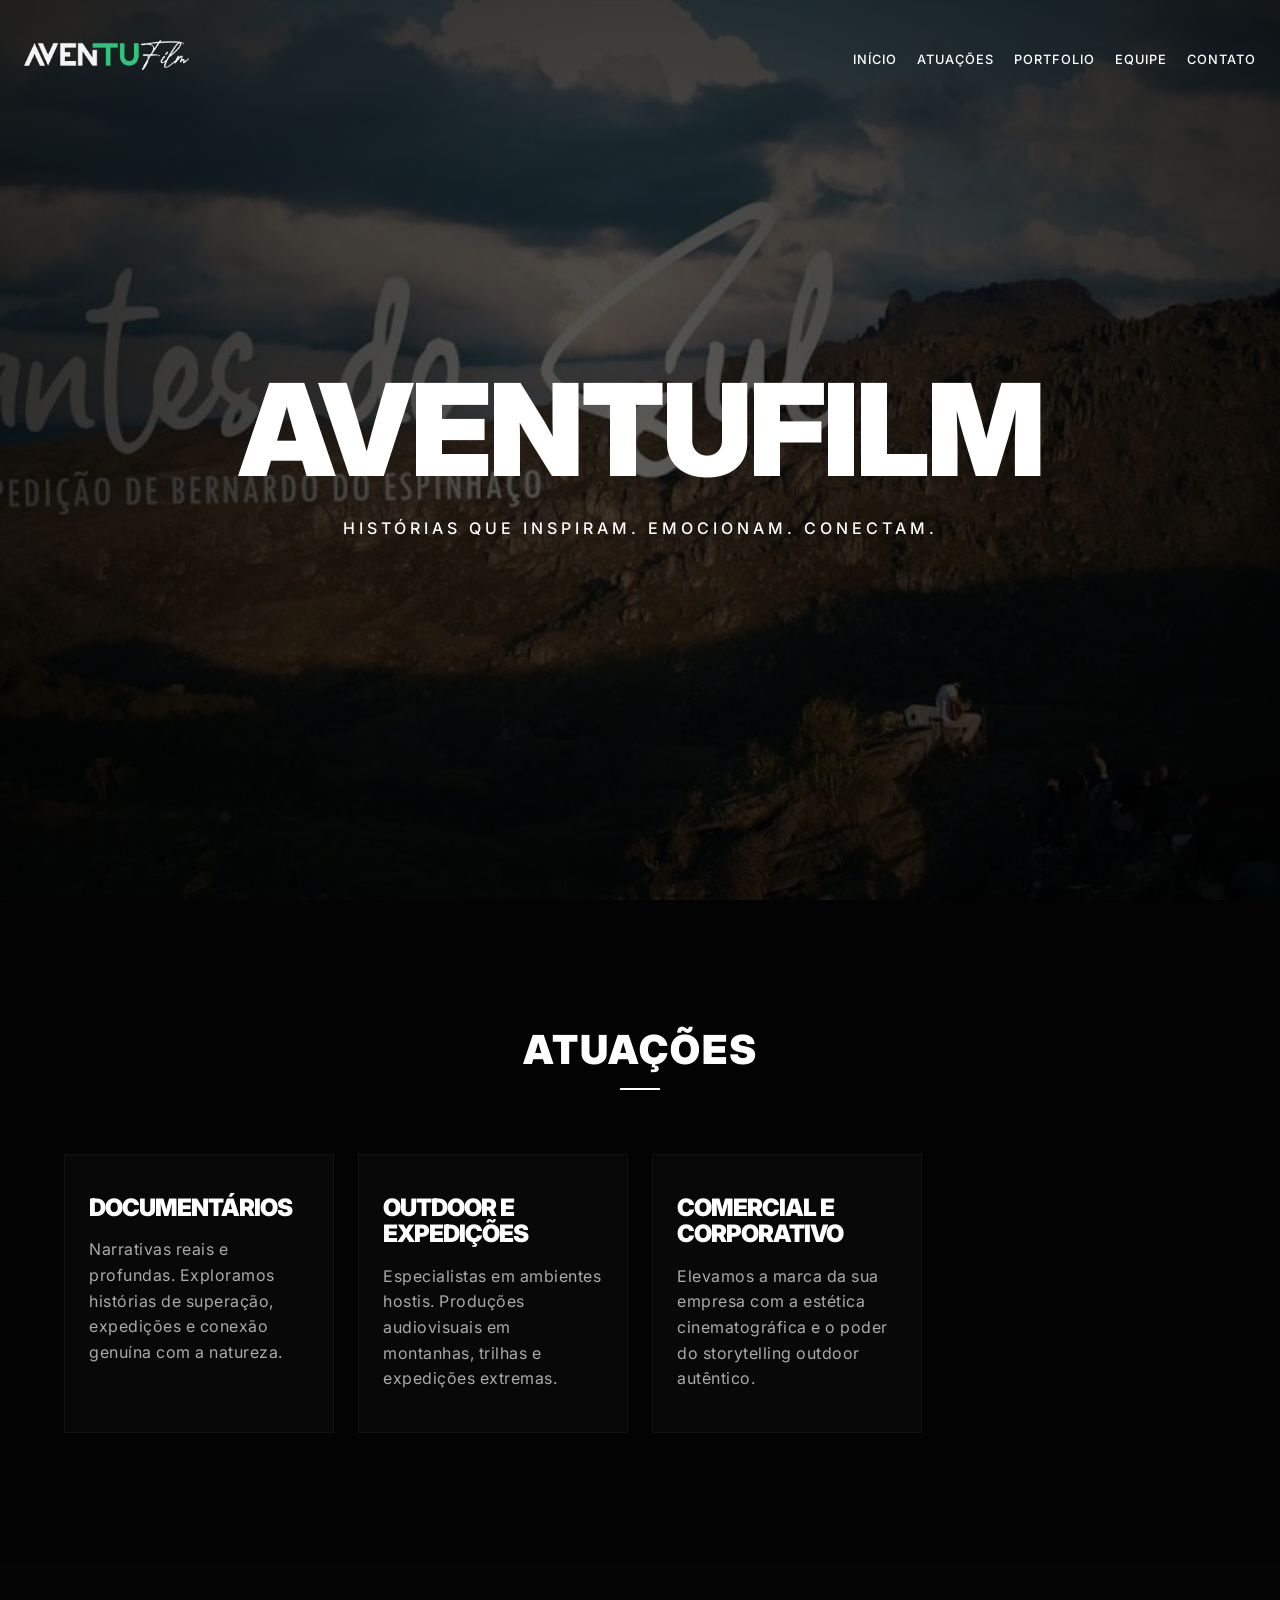
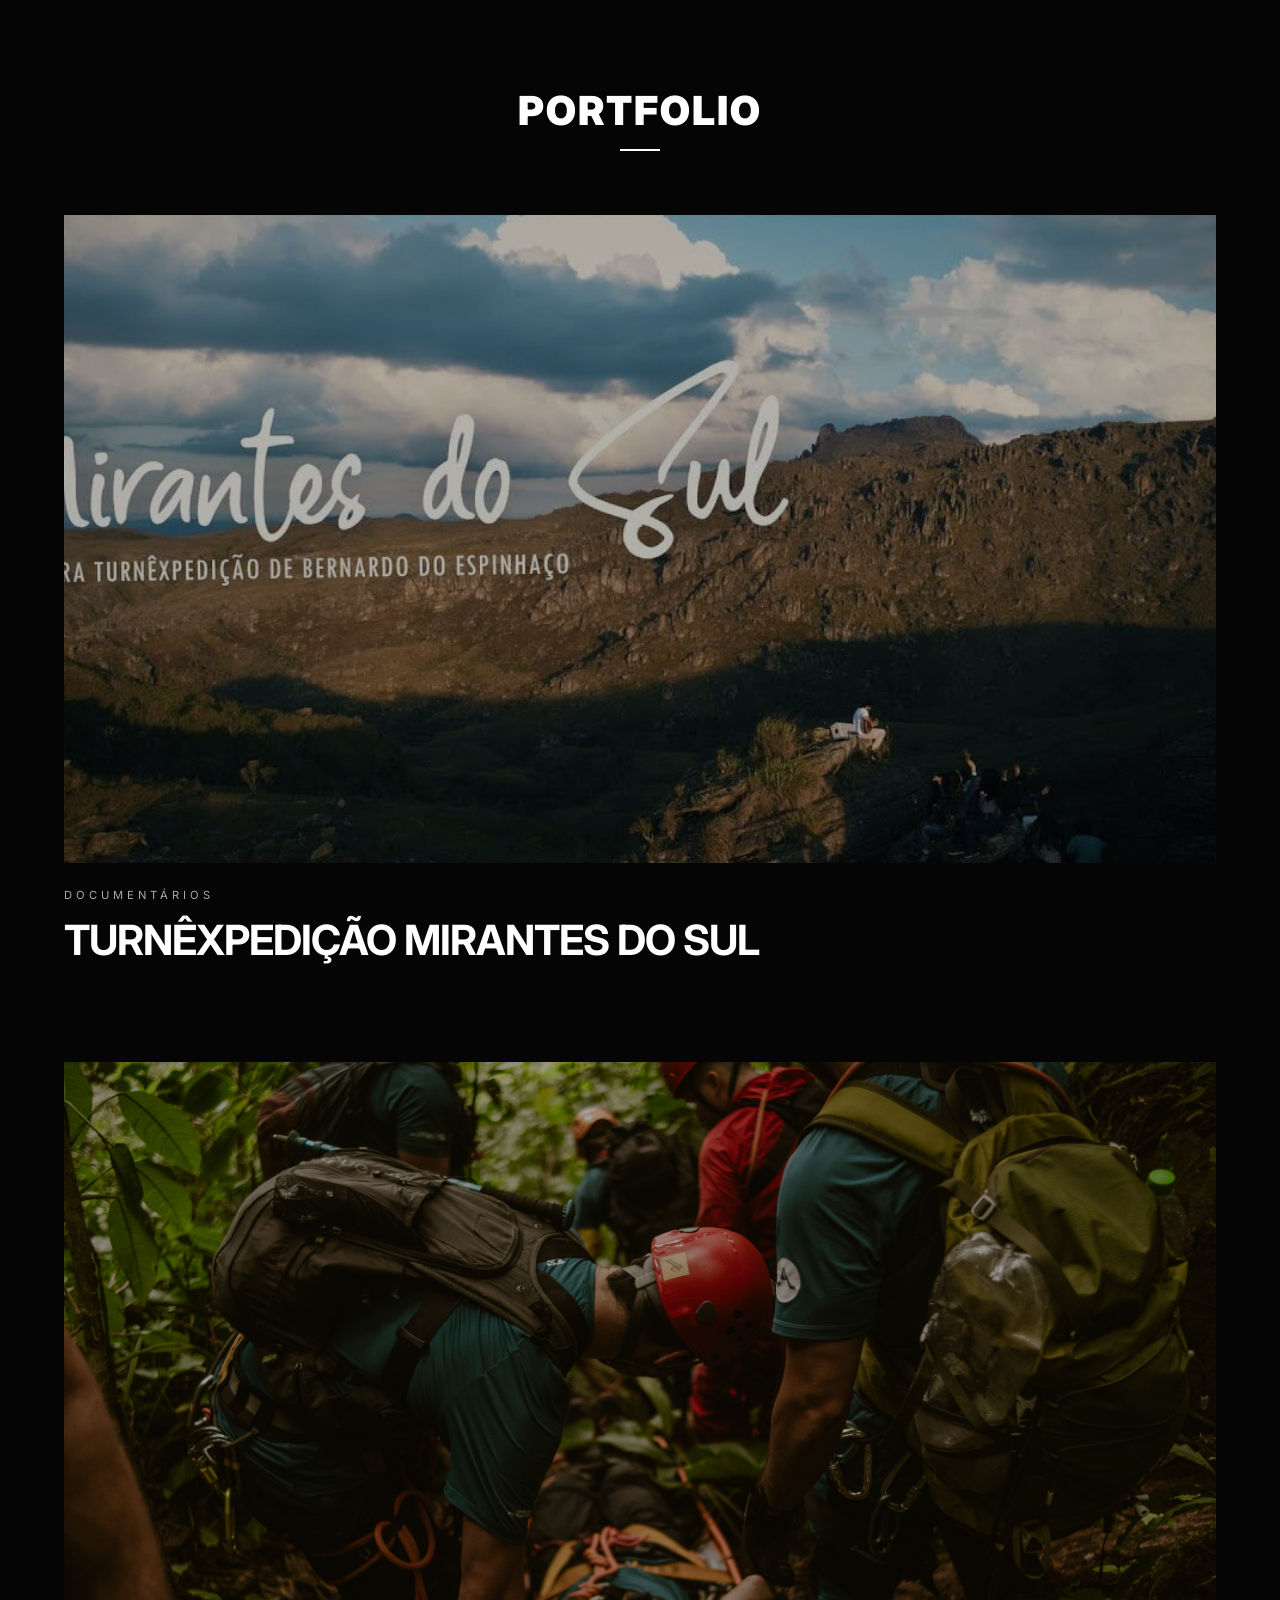
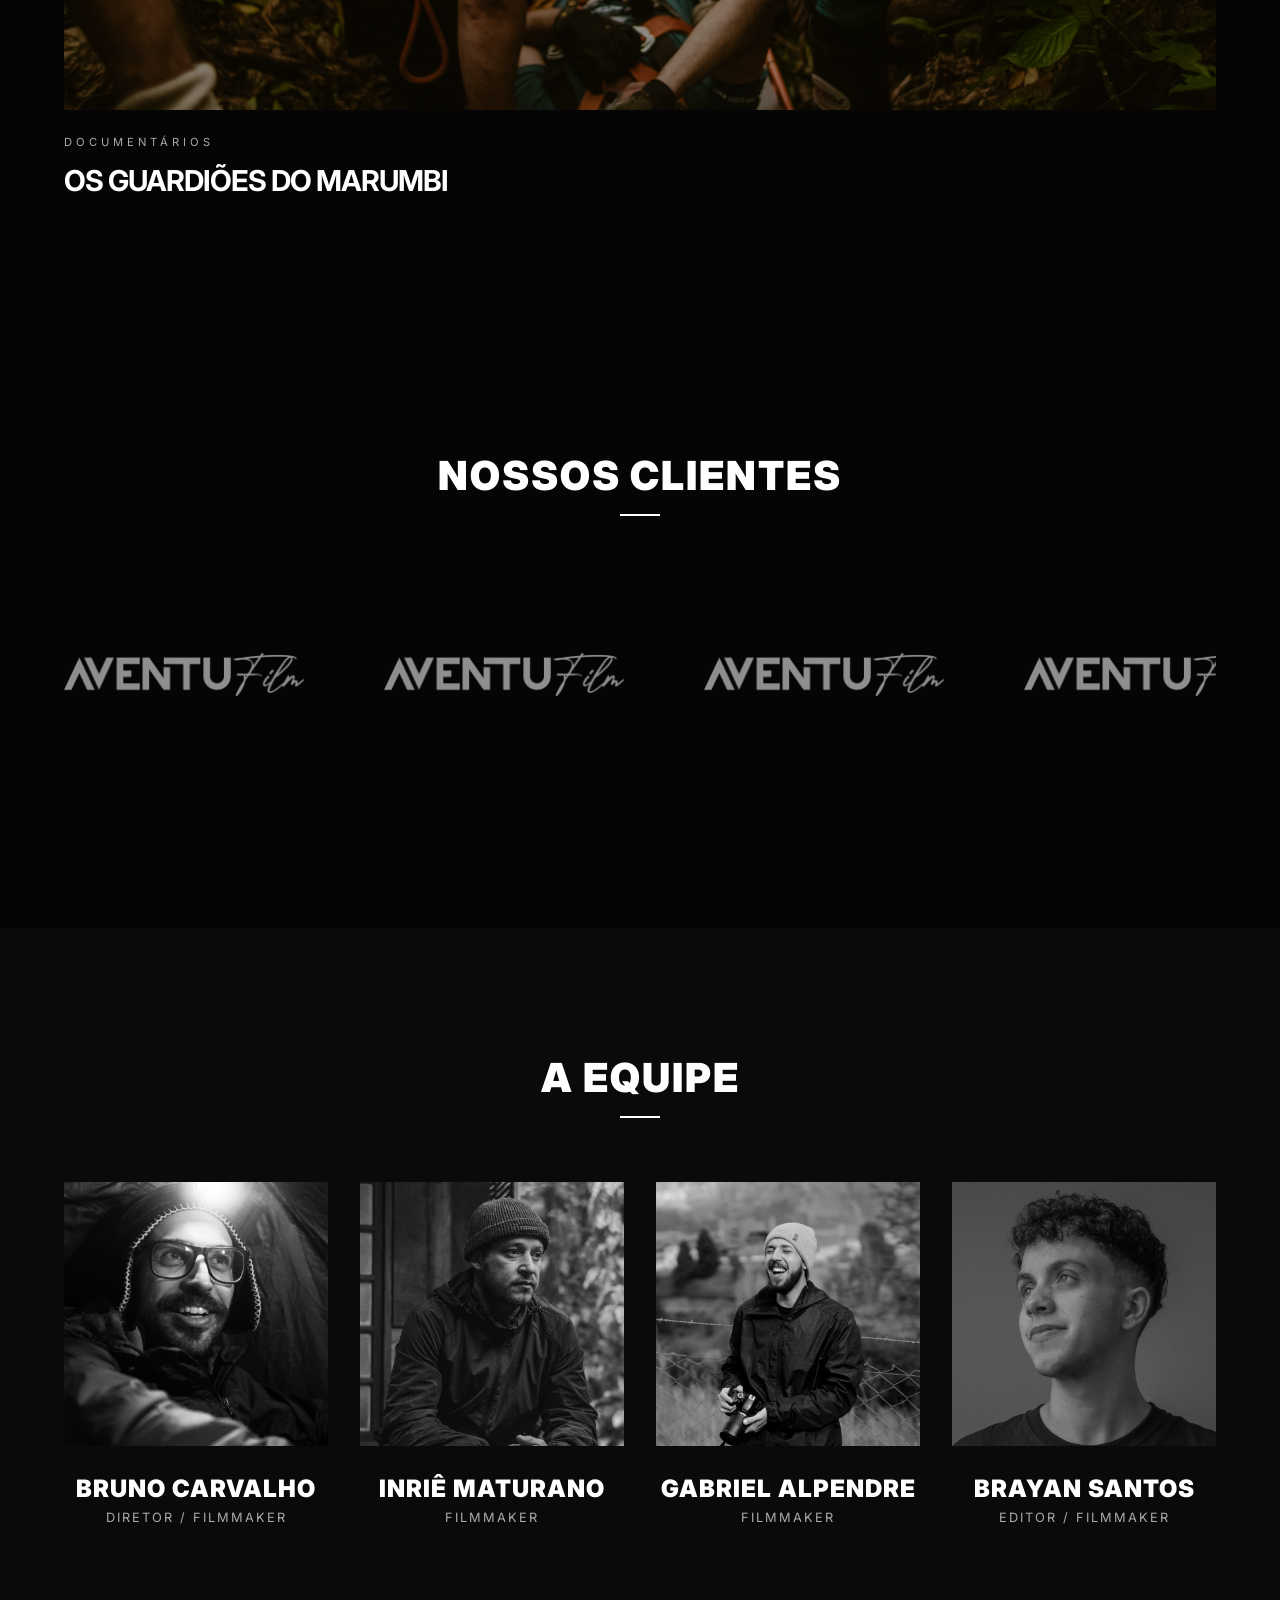
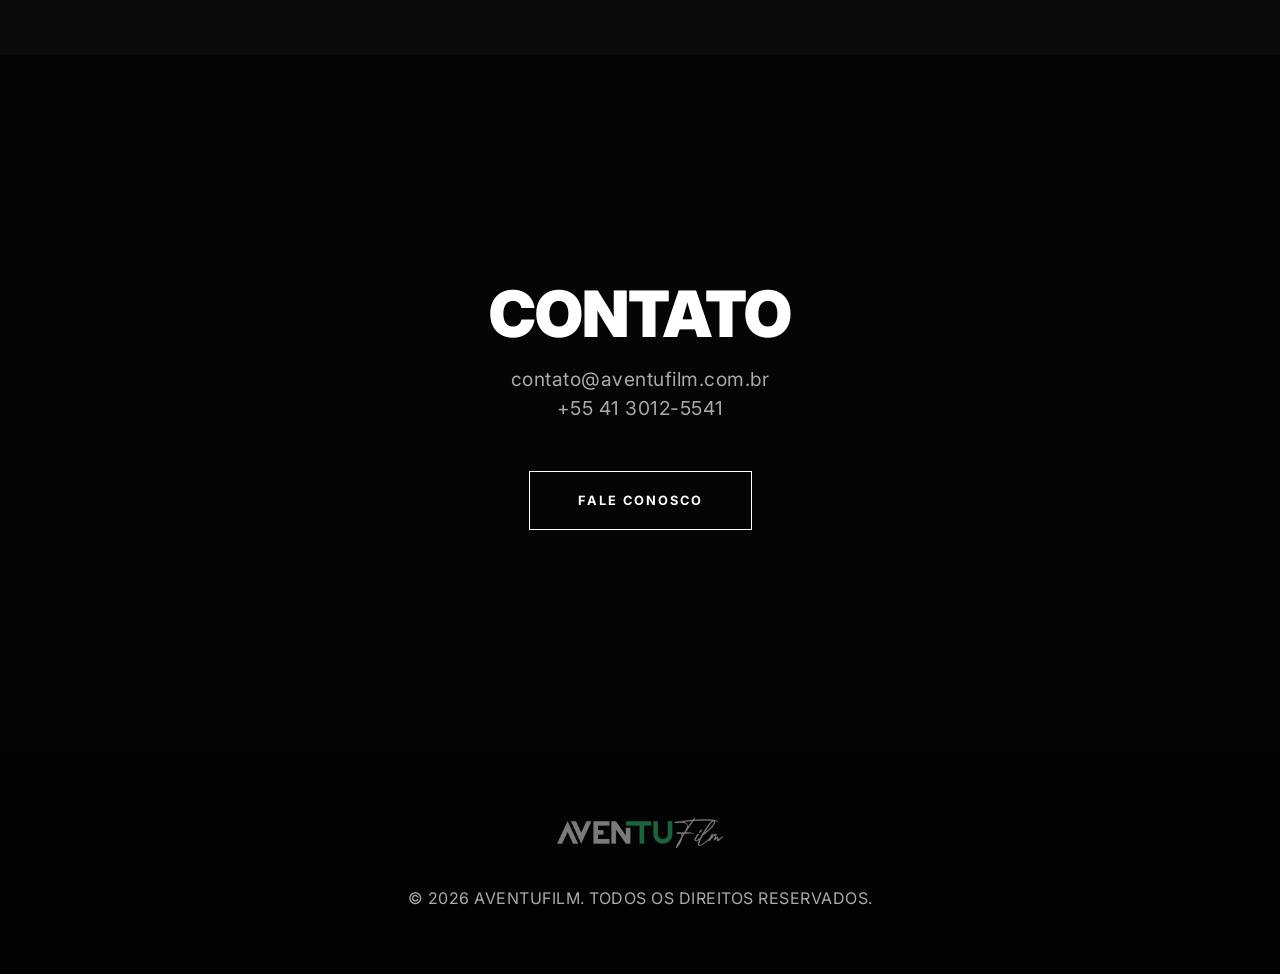
<file: index.html>
<!DOCTYPE html>
<html lang="pt-BR">

<head>
    <meta charset="UTF-8">
    <meta name="viewport" content="width=device-width, initial-scale=1.0">
    <title>Aventufilm | Produtora Outdoor</title>

    <!-- SEO & Meta Tags -->
    <meta name="description"
        content="AventuFilm: Produtora audiovisual de outdoor e sobrevivência em Curitiba. Histórias que inspiram, emocionam e conectam. Especialistas em documentários de expedições e montanhismo.">
    <meta name="keywords"
        content="produtora de vídeo, produtora audiovisual, documentários, outdoor, sobrevivência, montanhismo, expedição, vídeo para marcas, Curitiba, Aventufilm">
    <meta name="author" content="AventuFilm">
    <meta name="robots" content="index, follow">

    <!-- Open Graph / Social Media -->
    <meta property="og:type" content="website">
    <meta property="og:url" content="https://aventufilm.com.br/">
    <meta property="og:title" content="AventuFilm | Produtora Outdoor">
    <meta property="og:description" content="Histórias que inspiram, emocionam e conectam no universo outdoor.">
    <!-- Replace with a permanent absolute URL to your logo/cover later if needed -->
    <meta property="og:image" content="https://aventufilm.com.br/wp-content/uploads/2025/02/LogoBranca@4x.png">

    <!-- GEO / Local targeting Curitiba, PR -->
    <meta name="geo.region" content="BR-PR">
    <meta name="geo.placename" content="Curitiba">
    <meta name="geo.position" content="-25.4284;-49.2733">
    <meta name="ICBM" content="-25.4284, -49.2733">

    <!-- Google tag (gtag.js) -->
    <script async src="https://www.googletagmanager.com/gtag/js?id=G-DMDJPM29SL"></script>
    <script>
        window.dataLayer = window.dataLayer || [];
        function gtag() { dataLayer.push(arguments); }
        gtag('js', new Date());

        gtag('config', 'G-DMDJPM29SL');
    </script>
    <link rel="stylesheet" href="style.css">
    <link rel="preconnect" href="https://fonts.googleapis.com">
    <link rel="preconnect" href="https://fonts.gstatic.com" crossorigin>
    <!-- Mark Bone uses a sleek geometric sans-serif, let's use Inter or Roboto. Let's stick with Outfit or Inter -->
    <link href="https://fonts.googleapis.com/css2?family=Inter:wght@300;400;500;700;900&display=swap" rel="stylesheet">
</head>

<body>
    <header class="header" id="header">
        <div class="container header-container">
            <a href="#" class="logo">
                <img src="assets/img/logo.png" alt="Aventufilm Logo">
            </a>
            <nav class="nav">
                <ul class="nav-list">
                    <li><a href="#hero" class="nav-link">Início</a></li>
                    <li><a href="#atuacoes" class="nav-link">Atuações</a></li>
                    <li><a href="#portfolio" class="nav-link">Portfolio</a></li>
                    <li><a href="#equipe" class="nav-link">Equipe</a></li>
                    <li><a href="#contato" class="nav-link">Contato</a></li>
                </ul>
            </nav>
            <div class="menu-toggle" id="menu-toggle">
                <span></span>
                <span></span>
            </div>
        </div>
    </header>

    <main>
        <!-- Hero Section -->
        <section id="hero" class="hero">
            <div id="hero-slideshow" class="hero-slideshow">
                <!-- Slides will be injected by JavaScript -->
            </div>
            <div class="hero-overlay"></div>
            <div class="container hero-content">
                <h1 class="hero-title reveal-text">AVENTUFILM</h1>
                <p class="hero-subtitle reveal-text delay-1" style="font-size: 1rem; letter-spacing: 4px;">HISTÓRIAS QUE
                    INSPIRAM. EMOCIONAM. CONECTAM.</p>
            </div>
        </section>

        <!-- Atuações Section -->
        <section id="atuacoes" class="services section">
            <div class="container">
                <div class="section-header">
                    <h2 class="section-title reveal-element">ATUAÇÕES</h2>
                    <div class="divider"></div>
                </div>

                <div class="services-grid">
                    <div class="service-card reveal-element">
                        <h3 class="service-title">Documentários</h3>
                        <p class="service-desc">Narrativas reais e profundas. Exploramos histórias de superação,
                            expedições e conexão genuína com a natureza.</p>
                    </div>
                    <div class="service-card reveal-element delay-1">
                        <h3 class="service-title">Outdoor e Expedições</h3>
                        <p class="service-desc">Especialistas em ambientes hostis. Produções audiovisuais em montanhas,
                            trilhas e expedições extremas.</p>
                    </div>
                    <div class="service-card reveal-element">
                        <h3 class="service-title">Comercial e Corporativo</h3>
                        <p class="service-desc">Elevamos a marca da sua empresa com a estética cinematográfica e o poder
                            do storytelling outdoor autêntico.</p>
                    </div>
                </div>
            </div>
        </section>

        <!-- Portfolio Section -->
        <section id="portfolio" class="portfolio section">
            <div class="container">
                <div class="section-header">
                    <h2 class="section-title reveal-element">PORTFOLIO</h2>
                    <div class="divider"></div>
                </div>

                <div id="portfolio-container" class="portfolio-container">
                    <!-- Dynamic Content: 1 main case + grid of 2 columns -->
                    <div id="main-case" class="main-case"></div>
                    <div id="portfolio-grid" class="portfolio-grid"></div>
                </div>
            </div>
        </section>

        <!-- Clients Section -->
        <section id="clientes" class="clients section">
            <div class="container">
                <div class="section-header">
                    <h2 class="section-title reveal-element">NOSSOS CLIENTES</h2>
                    <div class="divider"></div>
                </div>
                <div class="clients-marquee">
                    <div class="clients-track" id="clients-track">
                        <!-- Logos will be added here or via CSS if using a track -->
                        <!-- Example: <img src="clients_images/client1.png" alt="Cliente 1"> -->
                    </div>
                </div>
            </div>
        </section>

        <!-- Team Section -->
        <section id="equipe" class="team section">
            <div class="container">
                <div class="section-header">
                    <h2 class="section-title reveal-element">A EQUIPE</h2>
                    <div class="divider"></div>
                </div>

                <div class="team-grid">
                    <div class="team-member reveal-element">
                        <img src="assets/img/team-bruno.jpg" alt="Bruno Carvalho" class="team-img">
                        <h4 class="team-name">BRUNO CARVALHO</h4>
                        <p class="team-role">DIRETOR / FILMMAKER</p>
                    </div>
                    <div class="team-member reveal-element delay-1">
                        <img src="assets/img/team-inrie.jpg" alt="Inriê Maturano" class="team-img">
                        <h4 class="team-name">INRIÊ MATURANO</h4>
                        <p class="team-role">FILMMAKER</p>
                    </div>
                    <div class="team-member reveal-element">
                        <img src="assets/img/team-gabriel.png" alt="Gabriel Alpendre" class="team-img">
                        <h4 class="team-name">GABRIEL ALPENDRE</h4>
                        <p class="team-role">FILMMAKER</p>
                    </div>
                    <div class="team-member reveal-element delay-1">
                        <img src="assets/img/team-brayan.jpg" alt="Brayan Santos" class="team-img">
                        <h4 class="team-name">BRAYAN SANTOS</h4>
                        <p class="team-role">EDITOR / FILMMAKER</p>
                    </div>
                </div>
            </div>
        </section>

        <!-- Contact Section -->
        <section id="contato" class="contact section">
            <div class="container">
                <div class="contact-card reveal-element">
                    <h2 class="contact-title">CONTATO</h2>
                    <p class="contact-desc">contato@aventufilm.com.br<br>+55 41 3012-5541</p>
                    <a href="mailto:contato@aventufilm.com.br" class="btn btn-outline">FALE CONOSCO</a>
                </div>
            </div>
        </section>
    </main>

    <footer class="footer">
        <div class="container">
            <div class="footer-bottom">
                <img src="assets/img/logo.png" alt="Aventufilm Logo" class="footer-logo">
                <p>&copy; 2026 Aventufilm. Todos os direitos reservados.</p>
            </div>
        </div>
    </footer>

    <!-- Behance-Style Cases Modal -->
    <div id="case-modal" class="modal">
        <div class="modal-overlay"></div>
        <button class="modal-close">&times;</button>
        <div class="modal-scroll-container">
            <div class="modal-content-wrapper">
                <div class="modal-header">
                    <h2 id="modal-title" class="modal-title"></h2>
                    <span id="modal-category" class="case-category"></span>
                    <p id="modal-desc" class="modal-desc"></p>
                </div>
                <div id="modal-body-content" class="modal-body-content">
                    <!-- Dynamic images/content will be injected here -->
                </div>
            </div>
        </div>
    </div>

    <script src="portfolio_data.js"></script>
    <script src="main.js"></script>
</body>

</html>
</file>
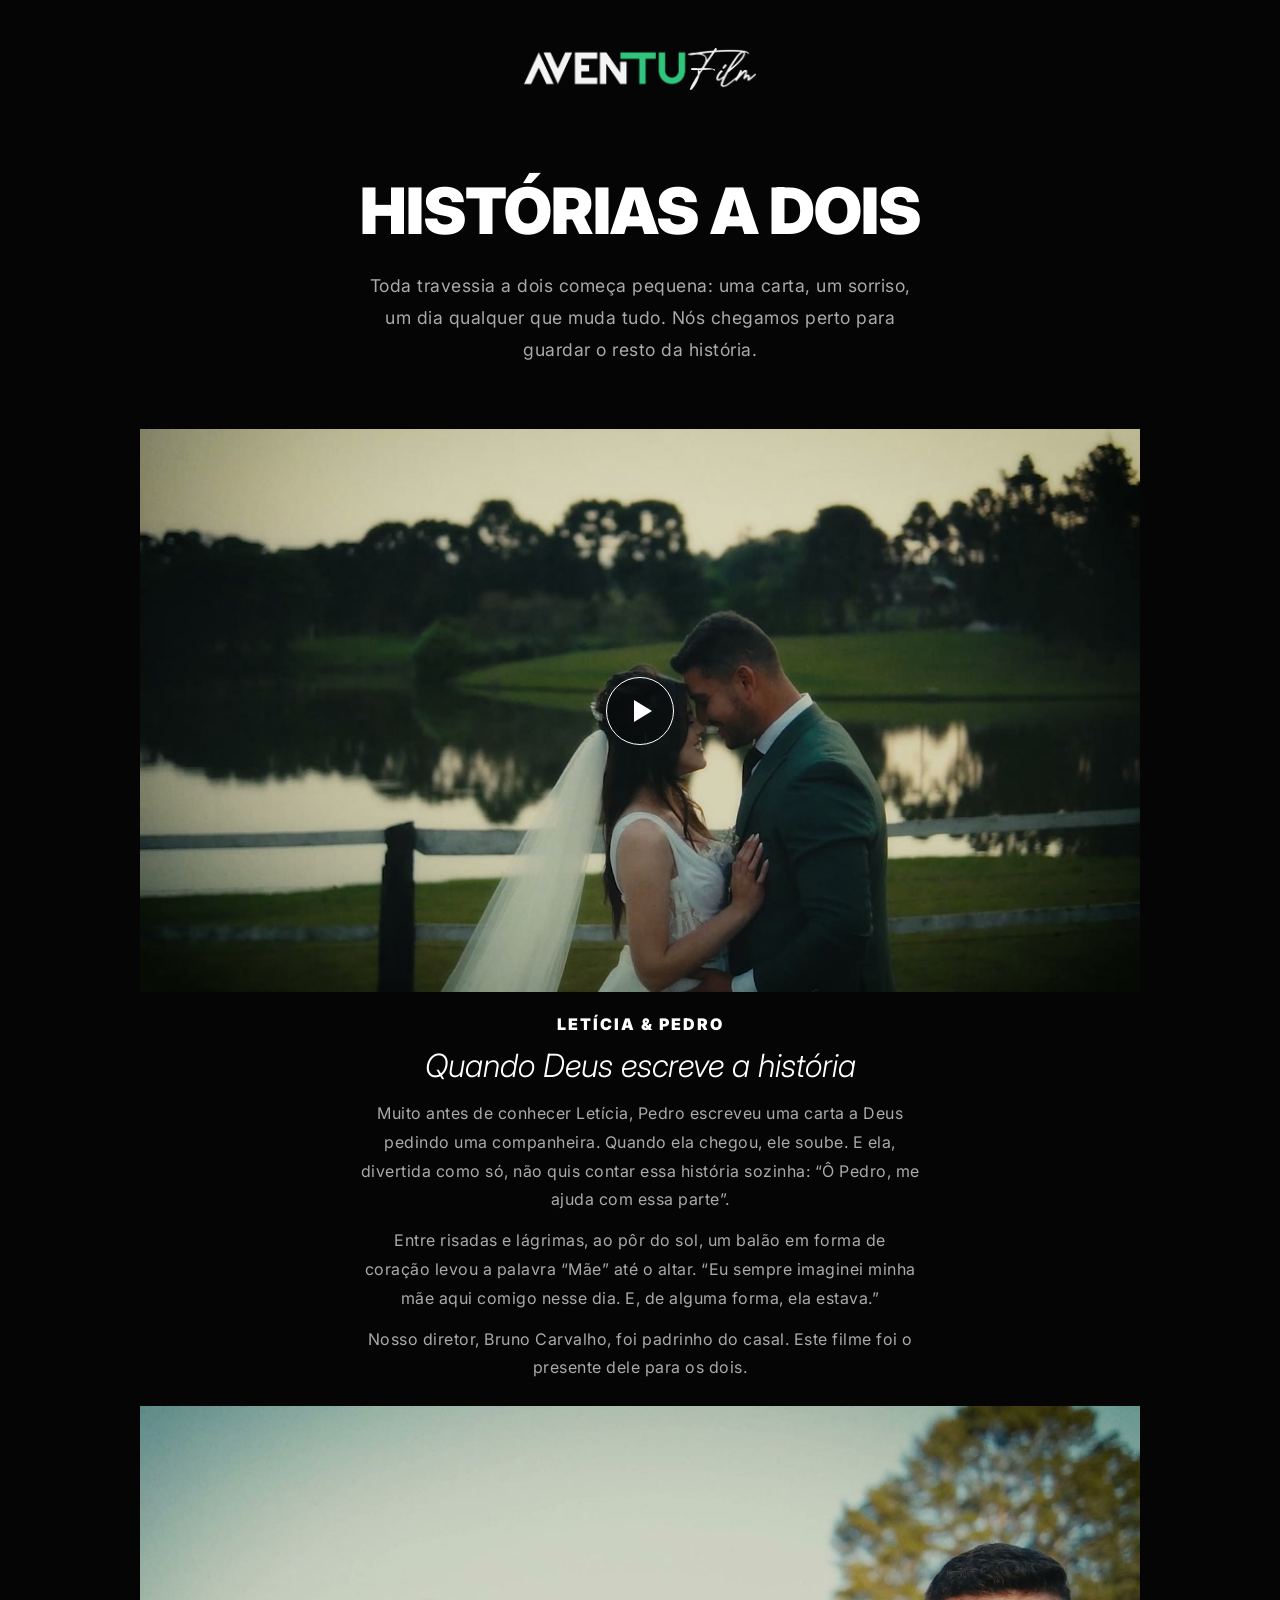
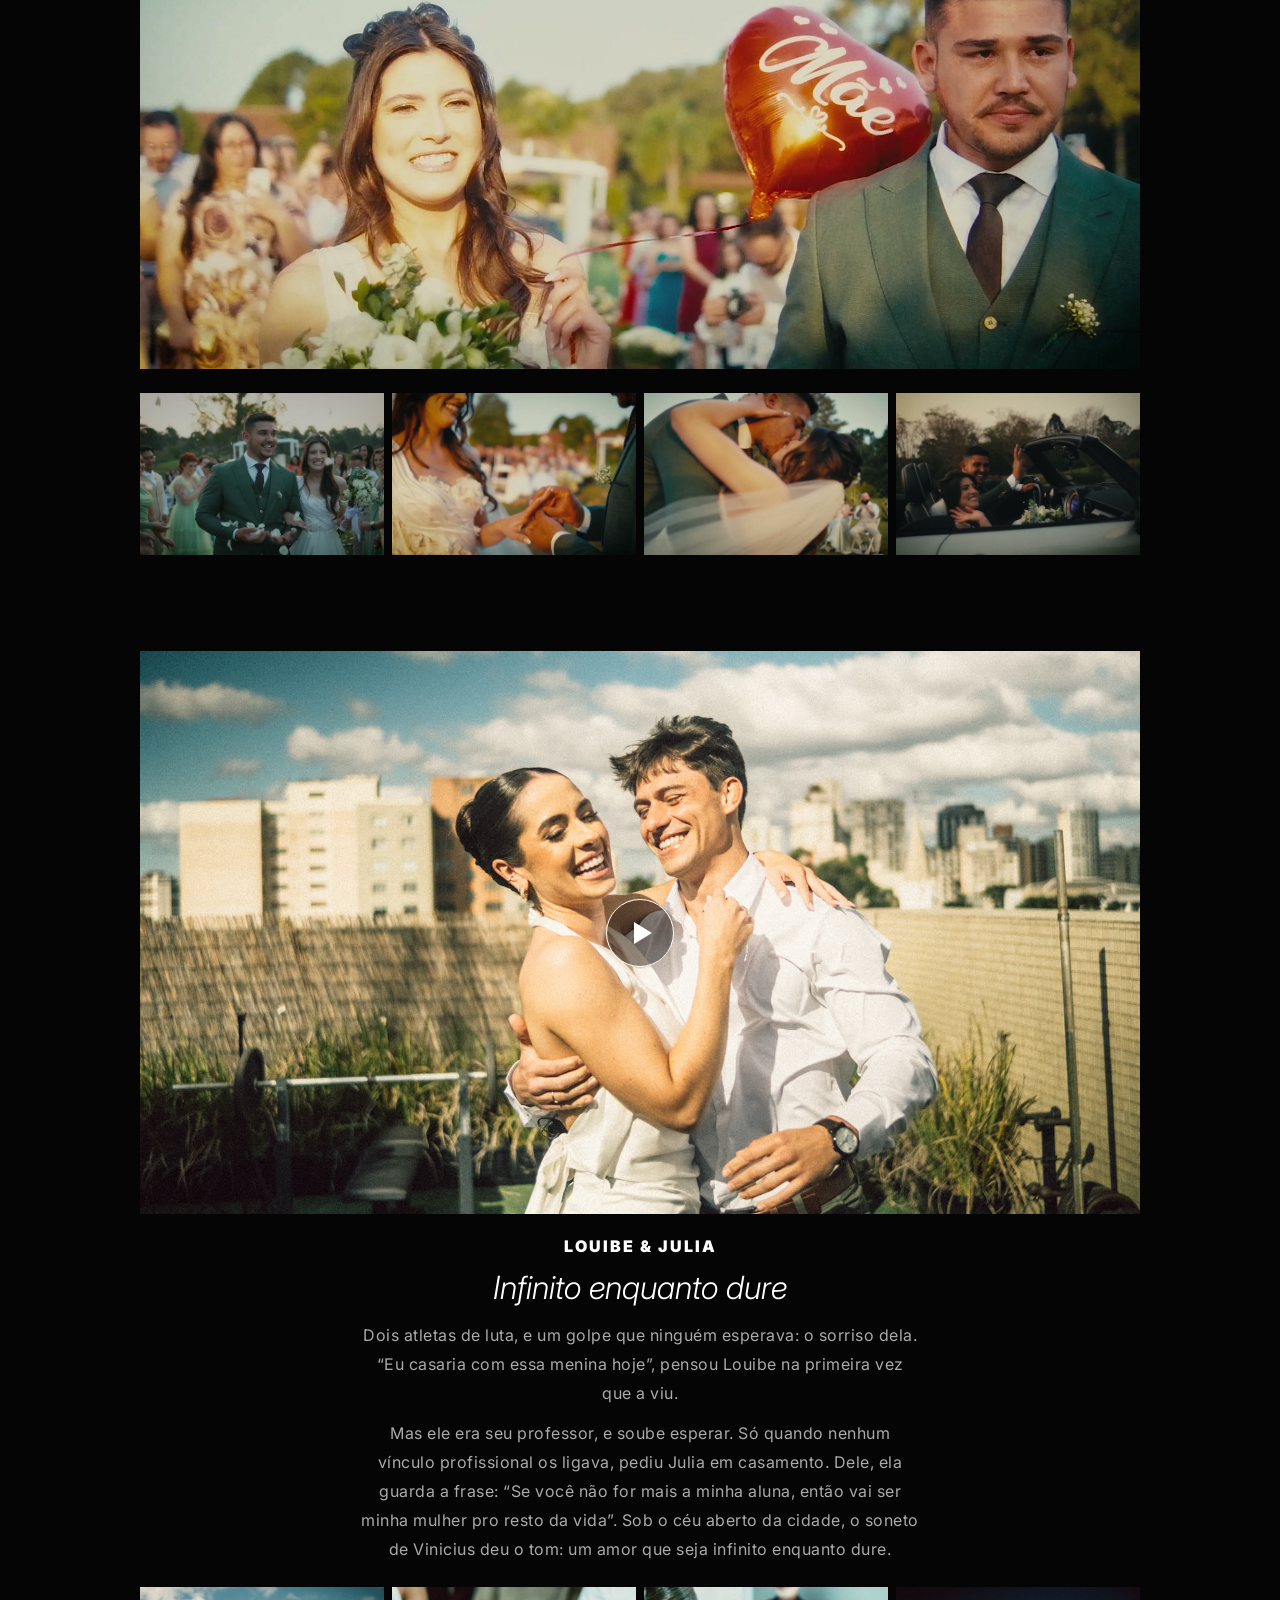
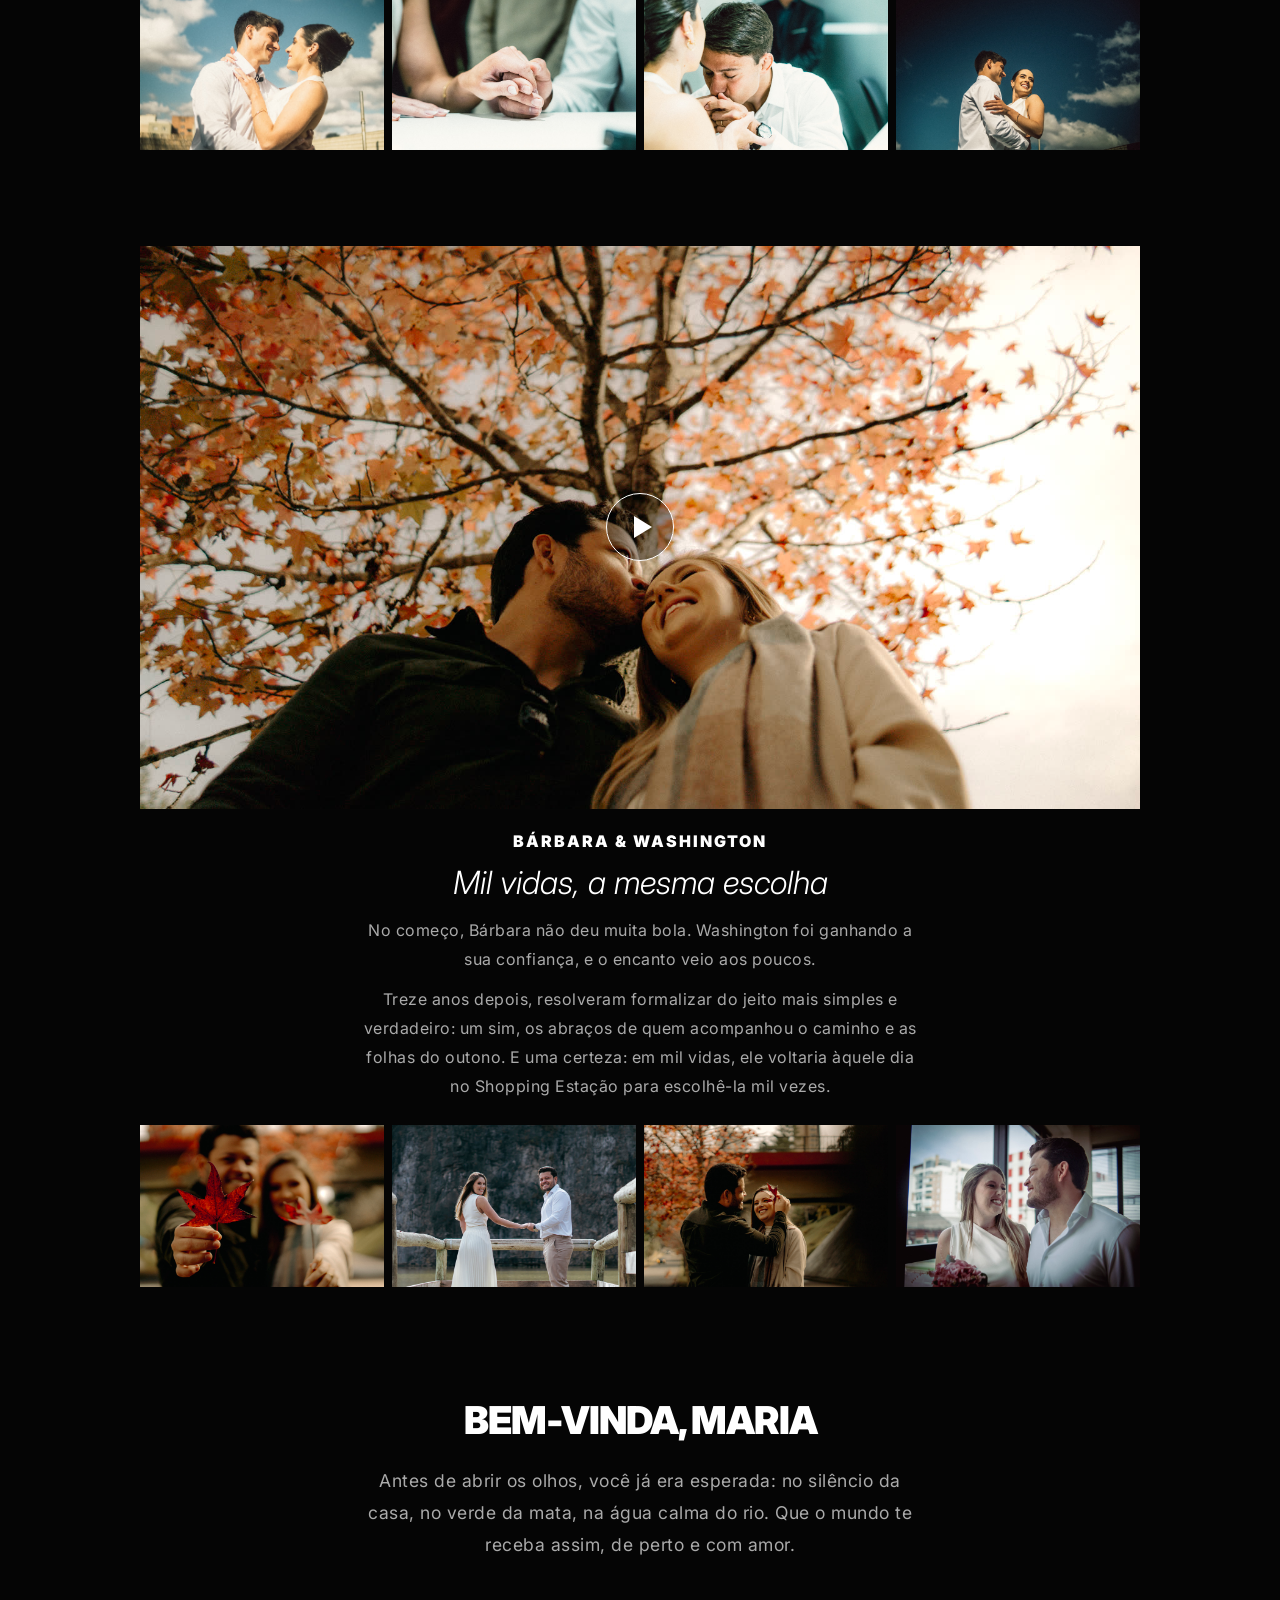
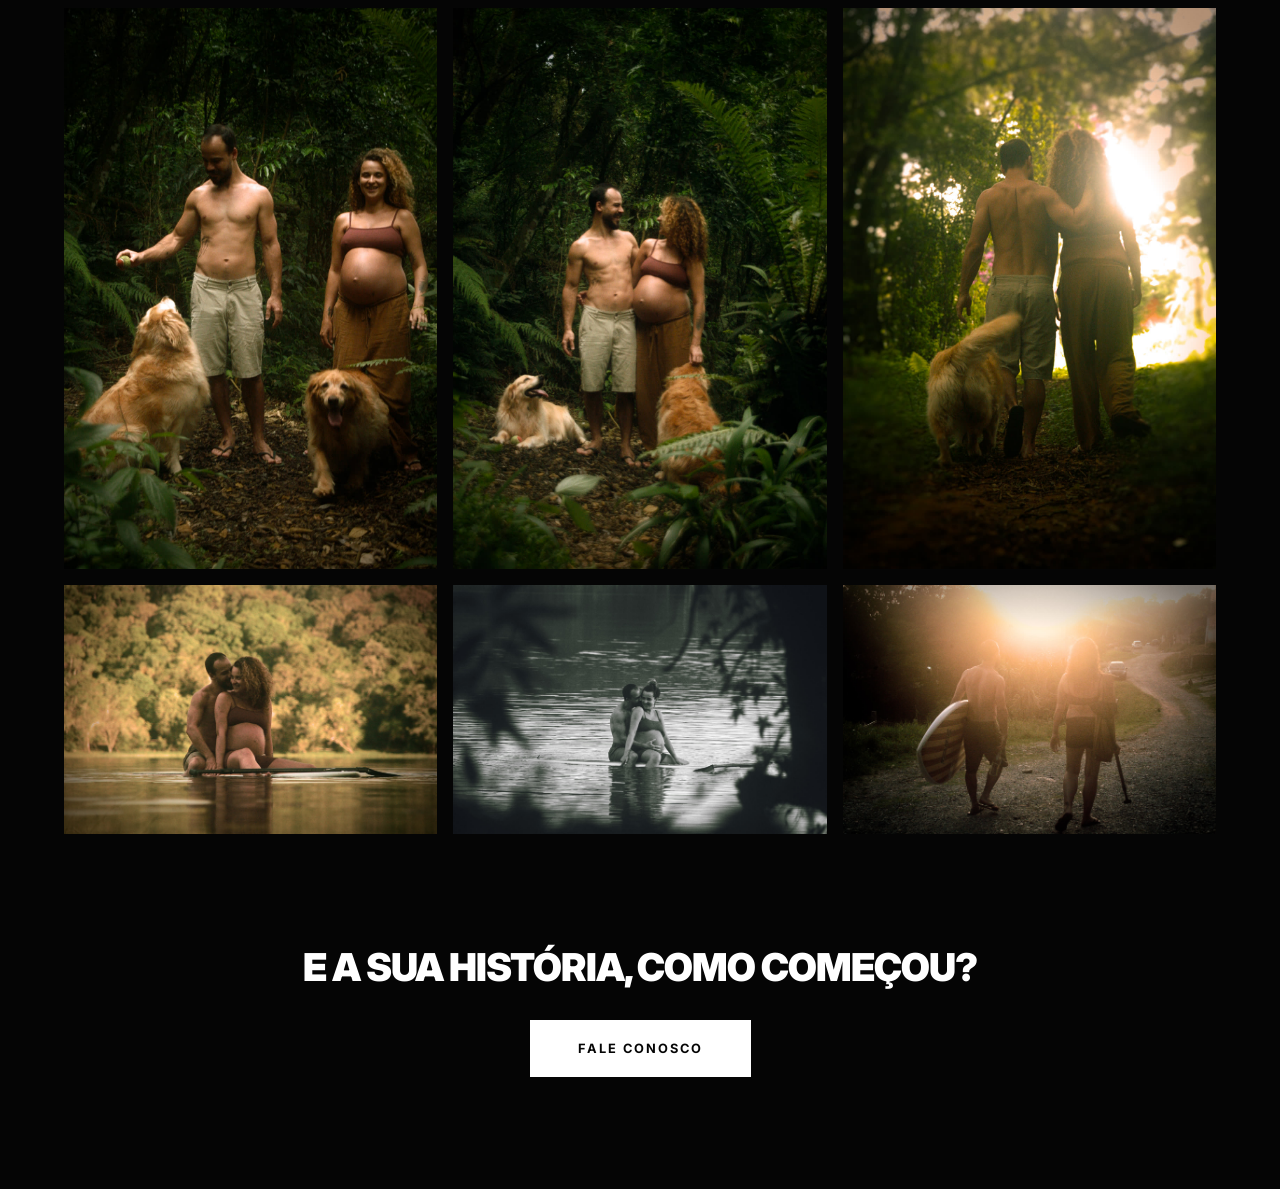
<file: historias-a-dois/index.html>
<!DOCTYPE html>
<html lang="pt-BR">

<head>
    <meta charset="UTF-8">
    <meta name="viewport" content="width=device-width, initial-scale=1.0">
    <title>Histórias a dois | AventuFilm</title>
    <meta name="description" content="Filmes de casamento e ensaios da AventuFilm.">
    <!-- Página fora do menu: não deve aparecer em buscas -->
    <meta name="robots" content="noindex, nofollow">

    <link rel="icon" href="/favicon.ico?v=3" sizes="any">
    <link rel="icon" type="image/png" href="/favicon-32.png?v=3" sizes="32x32">
    <link rel="apple-touch-icon" href="/assets/img/apple-touch-icon.png?v=3">

    <meta property="og:type" content="website">
    <meta property="og:url" content="https://aventufilm.com.br/historias-a-dois/">
    <meta property="og:title" content="Histórias a dois | AventuFilm">
    <meta property="og:description" content="Filmes de casamento e ensaios da AventuFilm.">
    <meta property="og:image" content="https://aventufilm.com.br/historias-a-dois/img/og.jpg">
    <meta property="og:image:width" content="1200">
    <meta property="og:image:height" content="630">
    <meta name="twitter:card" content="summary_large_image">

    <script async src="https://www.googletagmanager.com/gtag/js?id=G-DMDJPM29SL"></script>
    <script>
        window.dataLayer = window.dataLayer || [];
        function gtag() { dataLayer.push(arguments); }
        gtag('js', new Date());
        gtag('config', 'G-DMDJPM29SL');
    </script>

    <link rel="stylesheet" href="/style.css?v=8">
    <link rel="preconnect" href="https://fonts.googleapis.com">
    <link rel="preconnect" href="https://fonts.gstatic.com" crossorigin>
    <link href="https://fonts.googleapis.com/css2?family=Inter:wght@300;400;500;700;900&display=swap" rel="stylesheet">
    <style>
        .duo-wrap { max-width: 1200px; margin: 0 auto; padding: 0 1.5rem; }
        .duo-top { text-align: center; padding: 3rem 0 0; }
        .duo-top img { height: 42px; width: auto; }
        .duo-intro { text-align: center; padding: 5rem 0 4rem; }
        .duo-intro h1 { font-size: clamp(2.2rem, 7vw, 4rem); }
        .duo-intro p, .duo-section-text { max-width: 560px; margin: 1.5rem auto 0; font-size: 1.1rem; line-height: 1.8; }
        .films { display: grid; gap: 6rem; max-width: 1000px; margin: 0 auto; }
        .film p { max-width: 560px; margin: .75rem auto 0; text-align: center; line-height: 1.8; }
        .film h3 { margin-top: .75rem; text-align: center; font-size: clamp(1.4rem, 3.5vw, 2rem); font-weight: 300; font-style: italic; text-transform: none; letter-spacing: 0; line-height: 1.3; }
        .balloon { display: block; width: 100%; margin-top: 1.5rem; border: 0; padding: 0; background: #111; cursor: zoom-in; }
        .balloon img { display: block; width: 100%; height: auto; }
        .stills { display: grid; grid-template-columns: repeat(4, 1fr); gap: .5rem; margin-top: 1.5rem; }
        .stills button { aspect-ratio: 3 / 2; border: 0; padding: 0; background: #111; cursor: zoom-in; overflow: hidden; }
        .stills img { display: block; width: 100%; height: 100%; object-fit: cover; }
        .film-play { position: relative; display: block; width: 100%; aspect-ratio: 16 / 9; border: 0; padding: 0; background: #111; cursor: pointer; overflow: hidden; }
        .film-play img, .film-play iframe { position: absolute; inset: 0; width: 100%; height: 100%; object-fit: cover; border: 0; transition: transform .6s ease; }
        .film-play:hover img { transform: scale(1.03); }
        .film-play span { position: absolute; top: 50%; left: 50%; width: 68px; height: 68px; margin: -34px 0 0 -34px; border: 1px solid #fff; border-radius: 50%; background: rgba(0, 0, 0, .35); }
        .film-play span::after { content: ""; position: absolute; top: 22px; left: 27px; border-style: solid; border-width: 11px 0 11px 18px; border-color: transparent transparent transparent #fff; }
        .film h2 { margin-top: 1.5rem; text-align: center; font-size: 1rem; letter-spacing: 2px; }
        .essay { padding: 7rem 0 0; text-align: center; }
        .essay h2 { font-size: clamp(1.6rem, 4vw, 2.4rem); }
        .photos { display: grid; grid-template-columns: repeat(3, 1fr); gap: 1rem; align-items: start; margin-top: 3rem; }
        .photos button { display: block; width: 100%; padding: 0; border: 0; background: #111; cursor: zoom-in; }
        .photos img { display: block; width: 100%; height: auto; }
        .duo-cta { text-align: center; padding: 7rem 0; }
        .duo-cta h2 { font-size: clamp(1.6rem, 4vw, 2.4rem); margin-bottom: 2rem; }
        dialog { margin: auto; padding: 0; border: 0; background: transparent; max-width: 94vw; max-height: 94vh; }
        dialog::backdrop { background: rgba(0, 0, 0, .94); }
        dialog img { display: block; max-width: 94vw; max-height: 94vh; cursor: zoom-out; }
        @media (max-width: 800px) {
            .films { gap: 4rem; }
            .stills { grid-template-columns: repeat(2, 1fr); }
            .photos { grid-template-columns: 1fr; gap: .5rem; }
        }
    </style>
</head>

<body>
    <main class="duo-wrap">
        <header class="duo-top">
            <a href="/"><img src="/assets/img/logo.png" alt="AventuFilm"></a>
        </header>

        <section class="duo-intro">
            <h1>Histórias a dois</h1>
            <p>Toda travessia a dois começa pequena: uma carta, um sorriso, um dia qualquer que muda tudo. Nós chegamos perto para guardar o resto da história.</p>
        </section>

        <section class="films" aria-label="Filmes de casamento">
            <article class="film">
                <button class="film-play" type="button" data-video="tRZiN6aAvtY" aria-label="Assistir ao filme de Letícia e Pedro">
                    <img src="img/leticia-pedro.jpg" alt="Letícia e Pedro abraçados à beira do lago"><span></span>
                </button>
                <h2>Letícia &amp; Pedro</h2>
                <h3>Quando Deus escreve a história</h3>
                <p>Muito antes de conhecer Letícia, Pedro escreveu uma carta a Deus pedindo uma companheira. Quando ela chegou, ele soube. E ela, divertida como só, não quis contar essa história sozinha: “Ô Pedro, me ajuda com essa parte”.</p>
                <p>Entre risadas e lágrimas, ao pôr do sol, um balão em forma de coração levou a palavra “Mãe” até o altar. “Eu sempre imaginei minha mãe aqui comigo nesse dia. E, de alguma forma, ela estava.”</p>
                <p>Nosso diretor, Bruno Carvalho, foi padrinho do casal. Este filme foi o presente dele para os dois.</p>
                <button type="button" class="balloon"><img src="img/leticia-pedro-balao.jpg" alt="Letícia e Pedro no altar com o balão em forma de coração escrito Mãe" width="1920" height="1080" loading="lazy"></button>
                <div class="stills">
                    <button type="button"><img src="img/leticia-pedro-1.jpg" alt="Letícia e Pedro, cena 1" loading="lazy"></button>
                    <button type="button"><img src="img/leticia-pedro-2.jpg" alt="Letícia e Pedro, cena 2" loading="lazy"></button>
                    <button type="button"><img src="img/leticia-pedro-3.jpg" alt="Letícia e Pedro, cena 3" loading="lazy"></button>
                    <button type="button"><img src="img/leticia-pedro-4.jpg" alt="Letícia e Pedro, cena 4" loading="lazy"></button>
                </div>
            </article>
            <article class="film">
                <button class="film-play" type="button" data-video="ZLOc8lEnWGk" aria-label="Assistir ao filme de Louibe e Julia">
                    <img src="img/loibe-julia.jpg" alt="Cena do filme de Louibe e Julia" loading="lazy"><span></span>
                </button>
                <h2>Louibe &amp; Julia</h2>
                <h3>Infinito enquanto dure</h3>
                <p>Dois atletas de luta, e um golpe que ninguém esperava: o sorriso dela. “Eu casaria com essa menina hoje”, pensou Louibe na primeira vez que a viu.</p>
                <p>Mas ele era seu professor, e soube esperar. Só quando nenhum vínculo profissional os ligava, pediu Julia em casamento. Dele, ela guarda a frase: “Se você não for mais a minha aluna, então vai ser minha mulher pro resto da vida”. Sob o céu aberto da cidade, o soneto de Vinicius deu o tom: um amor que seja infinito enquanto dure.</p>
                <div class="stills">
                    <button type="button"><img src="img/loibe-julia-1.jpg" alt="Louibe e Julia, cena 1" loading="lazy"></button>
                    <button type="button"><img src="img/loibe-julia-2.jpg" alt="Louibe e Julia, cena 2" loading="lazy"></button>
                    <button type="button"><img src="img/loibe-julia-3.jpg" alt="Louibe e Julia, cena 3" loading="lazy"></button>
                    <button type="button"><img src="img/loibe-julia-4.jpg" alt="Louibe e Julia, cena 4" loading="lazy"></button>
                </div>
            </article>
            <article class="film">
                <button class="film-play" type="button" data-video="5UV-rMK9a9Q" aria-label="Assistir ao filme de Bárbara e Washington">
                    <img src="img/barbara-washington.jpg" style="object-position: center bottom" alt="Cena do filme de Bárbara e Washington" loading="lazy"><span></span>
                </button>
                <h2>Bárbara &amp; Washington</h2>
                <h3>Mil vidas, a mesma escolha</h3>
                <p>No começo, Bárbara não deu muita bola. Washington foi ganhando a sua confiança, e o encanto veio aos poucos.</p>
                <p>Treze anos depois, resolveram formalizar do jeito mais simples e verdadeiro: um sim, os abraços de quem acompanhou o caminho e as folhas do outono. E uma certeza: em mil vidas, ele voltaria àquele dia no Shopping Estação para escolhê-la mil vezes.</p>
                <div class="stills">
                    <button type="button"><img src="img/barbara-washington-1.jpg" alt="Bárbara e Washington, cena 1" loading="lazy"></button>
                    <button type="button"><img src="img/barbara-washington-2.jpg" alt="Bárbara e Washington, cena 2" loading="lazy"></button>
                    <button type="button"><img src="img/barbara-washington-3.jpg" alt="Bárbara e Washington, cena 3" loading="lazy"></button>
                    <button type="button"><img src="img/barbara-washington-4.jpg" alt="Bárbara e Washington, cena 4" loading="lazy"></button>
                </div>
            </article>
        </section>

        <section class="essay">
            <h2>Bem-vinda, Maria</h2>
            <p class="duo-section-text">Antes de abrir os olhos, você já era esperada: no silêncio da casa, no verde da mata, na água calma do rio. Que o mundo te receba assim, de perto e com amor.</p>
            <div class="photos" id="photos"></div>
        </section>

        <section class="duo-cta">
            <h2>E a sua história, como começou?</h2>
            <a class="btn" href="https://wa.me/554130125541?text=Ol%C3%A1%21%20Vi%20a%20p%C3%A1gina%20Hist%C3%B3rias%20a%20dois%20e%20quero%20conversar." target="_blank" rel="noopener" data-local="historias-a-dois">Fale conosco</a>
        </section>
    </main>

    <dialog id="zoom"><img alt="Foto ampliada"></dialog>

    <script>
        const photos = document.getElementById('photos');
        const zoom = document.getElementById('zoom');
        // Dimensões reais evitam que a página "pule" enquanto as fotos carregam
        // Primeiro as três fotos na vertical (mata), depois as três na horizontal (rio e volta)
        [3, 4, 5, 7, 8, 12].forEach((file, index) => {
            const button = document.createElement('button');
            const img = new Image();
            const portrait = file <= 5;
            img.width = portrait ? 1066 : 1600;
            img.height = portrait ? 1600 : 1066;
            img.loading = 'lazy';
            img.alt = 'Ensaio de Maria na natureza, foto ' + (index + 1);
            img.src = 'img/maria-' + String(file).padStart(2, '0') + '.jpg';
            button.type = 'button';
            button.append(img);
            button.addEventListener('click', () => { zoom.firstElementChild.src = img.src; zoom.showModal(); });
            photos.append(button);
        });
        document.querySelectorAll('.stills button, .balloon').forEach((button) => {
            button.addEventListener('click', () => { zoom.firstElementChild.src = button.firstElementChild.src; zoom.showModal(); });
        });
        zoom.addEventListener('click', () => zoom.close());

        // O player do YouTube só é carregado quando a pessoa pede
        document.querySelectorAll('.film-play').forEach((button) => {
            button.addEventListener('click', () => {
                const frame = document.createElement('iframe');
                frame.src = 'https://www.youtube.com/embed/' + button.dataset.video + '?autoplay=1&rel=0';
                frame.title = button.getAttribute('aria-label');
                frame.allow = 'autoplay; encrypted-media; picture-in-picture; fullscreen';
                frame.allowFullscreen = true;
                const holder = document.createElement('div');
                holder.className = 'film-play';
                holder.append(frame);
                button.replaceWith(holder);
            });
        });

        document.addEventListener('click', (e) => {
            const link = e.target.closest('a[href^="https://wa.me/"]');
            if (link) gtag('event', 'clique_contato', { metodo: 'whatsapp', local: link.dataset.local });
        });
    </script>
</body>

</html>
</file>
<file: style.css>
/* Base Reset */
* {
    margin: 0;
    padding: 0;
    box-sizing: border-box;
}

:root {
    --bg-color: #050505;
    --text-primary: #ffffff;
    --text-secondary: #aaaaaa;
    --accent-color: #ffffff;
    /* Mark Bone is mostly stark white on black */
    --overlay-color: rgba(0, 0, 0, 0.4);
    --font-main: 'Inter', sans-serif;
    --transition-smooth: all 0.4s ease;
}

html {
    scroll-behavior: smooth;
    font-size: 16px;
}

body {
    background-color: var(--bg-color);
    color: var(--text-primary);
    font-family: var(--font-main);
    line-height: 1.5;
    overflow-x: hidden;
}

/* Layout */
.container {
    max-width: 1400px;
    margin: 0 auto;
    padding: 0 4rem;
}

.section {
    padding: 8rem 0;
}

/* Typography */
h1,
h2,
h3,
h4 {
    font-weight: 900;
    line-height: 1.1;
    text-transform: uppercase;
    letter-spacing: -1px;
}

p {
    color: var(--text-secondary);
    font-size: 1rem;
    font-weight: 400;
    letter-spacing: 0.5px;
}

/* Header & Nav */
.header {
    position: fixed;
    top: 0;
    left: 0;
    width: 100%;
    padding: 2.5rem 0;
    z-index: 1000;
    transition: var(--transition-smooth);
}

.header.scrolled {
    padding: 1.5rem 0;
    background-color: rgba(5, 5, 5, 0.95);
    backdrop-filter: blur(5px);
}

.header-container {
    display: flex;
    justify-content: space-between;
    align-items: center;
}

.logo img {
    height: 40px;
    width: auto;
}

.nav-list {
    display: flex;
    list-style: none;
    gap: 2.5rem;
}

.nav-link {
    color: var(--text-primary);
    text-decoration: none;
    font-size: 0.8rem;
    font-weight: 500;
    text-transform: uppercase;
    letter-spacing: 2px;
    transition: var(--transition-smooth);
}

.nav-link:hover {
    color: var(--text-secondary);
}

/* Menu Toggle (Mobile) */
.menu-toggle {
    display: none;
    cursor: pointer;
    flex-direction: column;
    gap: 6px;
    z-index: 1001;
}

.menu-toggle span {
    width: 30px;
    height: 2px;
    background-color: var(--text-primary);
    transition: var(--transition-smooth);
}

/* Hero Section & Slideshow */
.hero {
    height: 100vh;
    position: relative;
    display: flex;
    align-items: center;
    justify-content: center;
    text-align: center;
    overflow: hidden;
    background-color: #000;
}

.hero-slideshow {
    position: absolute;
    top: 0;
    left: 0;
    width: 100%;
    height: 100%;
    z-index: 1;
}

.hero-slide {
    position: absolute;
    top: 0;
    left: 0;
    width: 100%;
    height: 100%;
    background-size: cover;
    background-position: center;
    opacity: 0;
    transition: opacity 1.5s ease-in-out;
    filter: brightness(0.65);
    z-index: 1;
}

.hero-slide.active {
    opacity: 1;
    z-index: 2;
}

.hero-slide.ken-burns {
    animation: kenBurns 12s ease-in-out infinite alternate;
}

@keyframes kenBurns {
    0% {
        transform: scale(1) translate(0, 0);
    }

    100% {
        transform: scale(1.1) translate(-2%, -1%);
    }
}

.hero-overlay {
    position: absolute;
    top: 0;
    left: 0;
    width: 100%;
    height: 100%;
    background: radial-gradient(circle at center, rgba(0, 0, 0, 0.15) 0%, rgba(0, 0, 0, 0.65) 100%), rgba(0, 0, 0, 0.35);
    z-index: 3;
    pointer-events: none;
}

.hero-content {
    position: relative;
    z-index: 4;
}

.hero-title {
    font-size: 8rem;
    color: #fff;
    margin-bottom: 1rem;
    letter-spacing: -3px;
}

.hero-subtitle {
    font-size: 1.2rem;
    font-weight: 500;
    letter-spacing: 6px;
    color: #fff;
    text-transform: uppercase;
}

/* Buttons */
.btn {
    display: inline-block;
    padding: 1.2rem 3rem;
    background-color: var(--text-primary);
    color: var(--bg-color);
    text-decoration: none;
    font-weight: 700;
    text-transform: uppercase;
    letter-spacing: 2px;
    font-size: 0.8rem;
    transition: var(--transition-smooth);
}

.btn:hover {
    background-color: #ddd;
}

.btn.btn-outline {
    background-color: transparent;
    color: var(--text-primary);
    border: 1px solid var(--text-primary);
}

.btn.btn-outline:hover {
    background-color: var(--text-primary);
    color: var(--bg-color);
}

/* Botão de orçamento no topo */
.header-cta {
    margin-left: 2.5rem;
    padding: 0.8rem 1.4rem;
    white-space: nowrap;
}

.nav {
    margin-left: auto;
}

.header .nav-link {
    white-space: nowrap;
}

.contact-actions {
    display: flex;
    flex-wrap: wrap;
    justify-content: center;
    gap: 1rem;
}

@media (max-width: 1300px) {
    .header .container {
        padding: 0 1.5rem;
    }

    .header .logo img {
        height: 30px;
    }

    .header .nav-list {
        gap: 1.25rem;
    }

    .header .nav-link {
        letter-spacing: 1px;
    }

    .header-cta {
        margin-left: 1.25rem;
        padding: 0.7rem 0.9rem;
        letter-spacing: 1px;
    }
}

@media (min-width: 769px) and (max-width: 960px) {
    .header .logo img {
        height: 24px;
    }

    .header .nav-list {
        gap: 0.8rem;
    }

    .header .nav-link {
        font-size: 0.68rem;
        letter-spacing: 0;
    }
}

@media (max-width: 768px) {
    .header .container {
        padding: 0 1.25rem;
    }

    .header .logo img {
        height: 26px;
    }

    .header .nav-link {
        letter-spacing: 2px;
    }

    .header-cta {
        margin-left: auto;
        margin-right: 1rem;
        padding: 0.6rem 0.7rem;
        font-size: 0.65rem;
        position: relative;
        z-index: 1001;
    }
}

@media (max-width: 400px) {
    .header .container {
        padding: 0 1rem;
    }

    .header .logo img {
        height: 22px;
    }

    .header-cta {
        margin-right: 0.75rem;
        padding: 0.6rem 0.55rem;
        font-size: 0.6rem;
        letter-spacing: 0.5px;
    }
}

/* Sections Global */
.section-header {
    margin-bottom: 4rem;
    text-align: center;
}

.section-title {
    font-size: 2.5rem;
    margin-bottom: 1rem;
    letter-spacing: 2px;
}

.divider {
    width: 40px;
    height: 2px;
    background-color: var(--text-primary);
    margin: 0 auto;
}

/* Services Section */
.services {
    background-color: #030303;
}

.services-grid {
    display: grid;
    grid-template-columns: repeat(1, 1fr);
    gap: 3rem;
}

@media (min-width: 768px) {
    .services-grid {
        grid-template-columns: repeat(2, 1fr);
        gap: 1.5rem;
    }
}

@media (min-width: 1200px) {
    .services-grid {
        grid-template-columns: repeat(4, 1fr);
    }

    .services-grid .service-card {
        padding: 2.5rem 1.5rem;
    }
}

.service-card {
    padding: 3rem 2rem;
    background: #080808;
    border: 1px solid #111;
    text-align: left;
    transition: var(--transition-smooth);
}

.service-card:hover {
    transform: translateY(-10px);
    border-color: #333;
}

.service-title {
    font-size: 1.5rem;
    margin-bottom: 1rem;
    color: var(--text-primary);
}

.service-desc {
    color: var(--text-secondary);
    line-height: 1.6;
}

/* Portfolio Section */
.portfolio-container {
    display: flex;
    flex-direction: column;
    gap: 4rem;
}

.main-case {
    width: 100%;
    margin-bottom: 2rem;
}

.portfolio-grid {
    display: grid;
    gap: 4rem;
}

.portfolio-grid--duo {
    grid-template-columns: repeat(2, 1fr);
}

.portfolio-grid--quad {
    grid-template-columns: repeat(3, 1fr);
    gap: 2.5rem;
}

@media (max-width: 1024px) {
    .portfolio-grid--quad {
        grid-template-columns: repeat(2, 1fr);
        gap: 3rem;
    }
}

@media (max-width: 768px) {
    .portfolio-grid--duo {
        grid-template-columns: 1fr;
        gap: 2.5rem;
    }
}

@media (max-width: 560px) {
    .portfolio-grid--quad {
        grid-template-columns: 1fr;
        gap: 2.5rem;
    }
}

.case-card {
    position: relative;
    cursor: pointer;
    text-align: left;
    /* Changed to left for a cleaner look */
    width: 100%;
}

.main-case .case-card .case-title {
    font-size: 2.6rem;
    /* Destaque, porém sem exagero */
}

@media (max-width: 768px) {
    .main-case .case-card .case-title {
        font-size: 1.9rem;
    }
}

.case-img-wrapper {
    overflow: hidden;
    position: relative;
    width: 100%;
    padding-top: 56.25%;
    /* 16:9 for main cases */
    margin-bottom: 1.5rem;
    background-color: #111;
}

.portfolio-grid--duo .case-img-wrapper {
    padding-top: 60%;
}

.portfolio-grid--quad .case-img-wrapper {
    padding-top: 66%;
    margin-bottom: 1rem;
}

.portfolio-grid--quad .case-title {
    font-size: 1.15rem;
}

.portfolio-grid--quad .case-category {
    font-size: 0.62rem;
    letter-spacing: 3px;
    margin-bottom: 0.5rem;
}

.case-img {
    position: absolute;
    top: 0;
    left: 0;
    width: 100%;
    height: 100%;
    object-fit: cover;
    transition: transform 1.2s cubic-bezier(0.2, 1, 0.3, 1);
    filter: brightness(0.7);
}

.case-card:hover .case-img {
    transform: scale(1.05);
    filter: brightness(1);
}

.case-category {
    font-size: 0.7rem;
    text-transform: uppercase;
    letter-spacing: 4px;
    color: var(--text-secondary);
    display: block;
    margin-bottom: 0.8rem;
}

.case-title {
    font-size: 1.8rem;
    font-weight: 700;
    line-height: 1.2;
    margin-top: 0.5rem;
}

/* Clients Section (Marquee) */
.clients {
    padding-bottom: 10rem;
    background-color: #050505;
}

.clients-marquee {
    width: 100%;
    overflow: hidden;
    padding: 4rem 0;
    position: relative;
}

.clients-track {
    display: flex;
    width: max-content;
    animation: marquee 25s linear infinite;
    gap: 5rem;
    align-items: center;
}

.clients-track img {
    height: 60px;
    width: auto;
    max-width: 240px;
    object-fit: contain;
    /* Normaliza qualquer logo (colorida ou não) em uma silhueta branca */
    filter: brightness(0) invert(1);
    opacity: 0.55;
    transition: opacity 0.3s;
}

@media (max-width: 768px) {
    .clients-track img {
        height: 48px;
        max-width: 190px;
    }
}

.clients-track img:hover {
    opacity: 1;
}

@keyframes marquee {
    0% {
        transform: translateX(0);
    }

    100% {
        transform: translateX(-50%);
    }
}

/* Team Section */
.team {
    background-color: #0a0a0a;
}

.team-grid {
    display: grid;
    grid-template-columns: repeat(4, 1fr);
    gap: 2rem;
}

.team-member {
    text-align: center;
}

.team-img {
    width: 100%;
    aspect-ratio: 1/1;
    /* Square crop for a clean look */
    object-fit: cover;
    margin-bottom: 1.5rem;
    filter: grayscale(100%);
    transition: var(--transition-smooth);
}

.team-member:hover .team-img {
    filter: grayscale(0%);
}

.team-name {
    font-size: 1.5rem;
    margin-bottom: 0.3rem;
    letter-spacing: 1px;
}

.team-role {
    font-size: 0.8rem;
    text-transform: uppercase;
    letter-spacing: 2px;
    color: var(--text-secondary);
}

/* Contact Section */
.contact-card {
    text-align: center;
    padding: 6rem 0;
}

.contact-title {
    font-size: 4rem;
    margin-bottom: 1rem;
}

.contact-desc {
    margin-bottom: 3rem;
    font-size: 1.2rem;
}

/* Footer */
.footer {
    padding: 4rem 0;
    background-color: #030303;
    text-align: center;
}

.footer-logo {
    height: 30px;
    margin-bottom: 2rem;
    opacity: 0.5;
}

.footer-bottom {
    font-size: 0.8rem;
    color: #444;
    text-transform: uppercase;
    letter-spacing: 1px;
}

/* Scroll Reveal Animations */
.reveal-text {
    opacity: 0;
    transform: translateY(20px);
    transition: opacity 1s ease-out, transform 1s ease-out;
}

.reveal-text.active {
    opacity: 1;
    transform: translateY(0);
}

.reveal-element {
    opacity: 0;
    transform: translateY(40px);
    transition: opacity 1s ease-out, transform 1s ease-out;
}

.reveal-element.active {
    opacity: 1;
    transform: translateY(0);
}

.delay-1 {
    transition-delay: 0.2s;
}

/* Modals (Behance Style) */
.modal {
    position: fixed;
    top: 0;
    left: 0;
    width: 100%;
    height: 100%;
    z-index: 2000;
    opacity: 0;
    pointer-events: none;
    transition: opacity 0.4s ease;
}

.modal.active {
    opacity: 1;
    pointer-events: auto;
}

.modal-overlay {
    position: absolute;
    top: 0;
    left: 0;
    width: 100%;
    height: 100%;
    background: rgba(0, 0, 0, 0.95);
}

.modal-scroll-container {
    position: absolute;
    top: 0;
    left: 0;
    width: 100%;
    height: 100%;
    overflow-y: auto;
    z-index: 5;
    padding: 3rem 1rem;
    scrollbar-width: thin;
    scrollbar-color: #555 transparent;
}

.modal-scroll-container::-webkit-scrollbar {
    width: 6px;
}

.modal-scroll-container::-webkit-scrollbar-thumb {
    background-color: #555;
    border-radius: 6px;
}

.modal-content-wrapper {
    position: relative;
    max-width: 1200px;
    margin: 0 auto;
    background: #0a0a0a;
    border-radius: 8px;
    overflow: hidden;
    padding-bottom: 4rem;
    box-shadow: 0 10px 40px rgba(0, 0, 0, 0.8);
}

.modal-close {
    position: fixed;
    top: 2rem;
    right: 2rem;
    width: 45px;
    height: 45px;
    background: rgba(255, 255, 255, 0.1);
    border-radius: 50%;
    display: flex;
    justify-content: center;
    align-items: center;
    font-size: 2rem;
    color: #fff;
    border: none;
    cursor: pointer;
    z-index: 10;
    backdrop-filter: blur(5px);
    transition: background 0.3s;
}

.modal-close:hover {
    background: rgba(255, 255, 255, 0.2);
}

.modal-header {
    padding: 4rem;
    text-align: center;
}

.modal-title {
    font-size: 3rem;
    margin-bottom: 1rem;
}

.modal-category {
    font-size: 0.9rem;
    color: var(--text-secondary);
    text-transform: uppercase;
    letter-spacing: 2px;
    margin-bottom: 2rem;
    display: block;
}

.modal-desc {
    font-size: 1.1rem;
    max-width: 800px;
    margin: 2rem auto 0;
    line-height: 1.8;
}

.modal-project-link {
    display: inline-block;
    margin-top: 2rem;
    font-size: 0.8rem;
    letter-spacing: 2px;
    text-transform: uppercase;
}

.modal-body-content {
    display: flex;
    flex-direction: column;
    gap: 1rem;
}

.modal-body-content img {
    width: 100%;
    height: auto;
    display: block;
    margin-bottom: 2rem;
}

/* Galeria: stripe horizontal de miniaturas */
.modal-gallery {
    display: flex;
    gap: 0.75rem;
    overflow-x: auto;
    padding: 1rem 0 1.5rem;
    margin: 0;
    scrollbar-width: thin;
}

.modal-gallery .modal-thumb {
    flex: 0 0 auto;
    width: 160px;
    height: 100px;
    object-fit: cover;
    margin-bottom: 0;
    cursor: pointer;
    opacity: 0.65;
    transition: opacity 0.25s ease, transform 0.25s ease;
    border-radius: 2px;
}

.modal-gallery .modal-thumb:hover {
    opacity: 1;
    transform: translateY(-3px);
}

@media (max-width: 560px) {
    .modal-gallery .modal-thumb {
        width: 120px;
        height: 76px;
    }
}

.lightbox {
    position: fixed;
    inset: 0;
    z-index: 3000;
    display: flex;
    align-items: center;
    justify-content: center;
    padding: 4vw;
    background: rgba(0, 0, 0, 0.92);
    opacity: 0;
    pointer-events: none;
    transition: opacity 0.3s ease;
    cursor: zoom-out;
}

.lightbox.active {
    opacity: 1;
    pointer-events: auto;
}

.lightbox img {
    max-width: 100%;
    max-height: 92vh;
    width: auto;
    height: auto;
    object-fit: contain;
    box-shadow: 0 10px 60px rgba(0, 0, 0, 0.6);
}

.modal-video-wrapper {
    position: relative;
    padding-bottom: 56.25%;
    /* 16:9 Aspect Ratio */
    height: 0;
    overflow: hidden;
    margin: 2rem 0;
    background: #000;
}

.modal-video-wrapper iframe,
.modal-video-wrapper video {
    position: absolute;
    top: 0;
    left: 0;
    width: 100%;
    height: 100%;
}

/* Responsive */
@media (max-width: 992px) {
    .hero-title {
        font-size: 5rem;
    }

    .hero-subtitle {
        font-size: 1rem;
    }

    .section-title {
        font-size: 2rem;
    }

    .container {
        padding: 0 2rem;
    }

    .team-grid {
        grid-template-columns: repeat(2, 1fr);
    }
}

@media (max-width: 768px) {
    .nav {
        position: fixed;
        top: 0;
        right: -100%;
        width: 100%;
        height: 100vh;
        background-color: var(--bg-color);
        display: flex;
        justify-content: center;
        align-items: center;
        transition: var(--transition-smooth);
    }

    .nav.active {
        right: 0;
    }

    .nav-list {
        flex-direction: column;
        text-align: center;
        gap: 3rem;
    }

    .nav-link {
        font-size: 1.5rem;
    }

    .menu-toggle {
        display: flex;
    }

    .menu-toggle.active span:nth-child(1) {
        transform: translateY(8px) rotate(45deg);
    }

    .menu-toggle.active span:nth-child(2) {
        transform: translateY(-8px) rotate(-45deg);
    }

    .hero-title {
        font-size: 3.5rem;
    }

    .case-title {
        font-size: 1.8rem;
    }
}

/* About Section */
.about {
    background-color: #050505;
}

.about-grid {
    display: grid;
    grid-template-columns: 1fr;
    gap: 4rem;
    align-items: center;
}

@media (min-width: 992px) {
    .about-grid {
        grid-template-columns: 1.2fr 0.8fr;
    }
}

.about-content {
    text-align: left;
}

.portfolio-intro {
    max-width: 640px;
    margin: 1.5rem auto 0;
    font-size: 1.1rem;
    line-height: 1.8;
    color: var(--text-secondary);
}

.about-text {
    font-size: 1.1rem;
    line-height: 1.8;
    color: var(--text-secondary);
    margin-bottom: 1.5rem;
}

.about-text strong {
    color: var(--text-primary);
    font-weight: 700;
}

.about-img-wrapper {
    overflow: hidden;
    border-radius: 4px;
    border: 1px solid #111;
    background-color: #0a0a0a;
}

.about-img {
    width: 100%;
    height: auto;
    display: block;
    filter: grayscale(100%);
    transition: var(--transition-smooth);
}

.about-img:hover {
    filter: grayscale(0%);
}

/* Footer Social Links */
.footer-socials {
    display: flex;
    justify-content: center;
    gap: 1.5rem;
    margin-bottom: 2rem;
}

.social-link {
    color: #555;
    width: 24px;
    height: 24px;
    display: inline-flex;
    align-items: center;
    justify-content: center;
    transition: color 0.3s, transform 0.3s;
}

.social-link svg {
    width: 100%;
    height: 100%;
}

.social-link:hover {
    color: var(--text-primary);
    transform: translateY(-2px);
}
</file>
